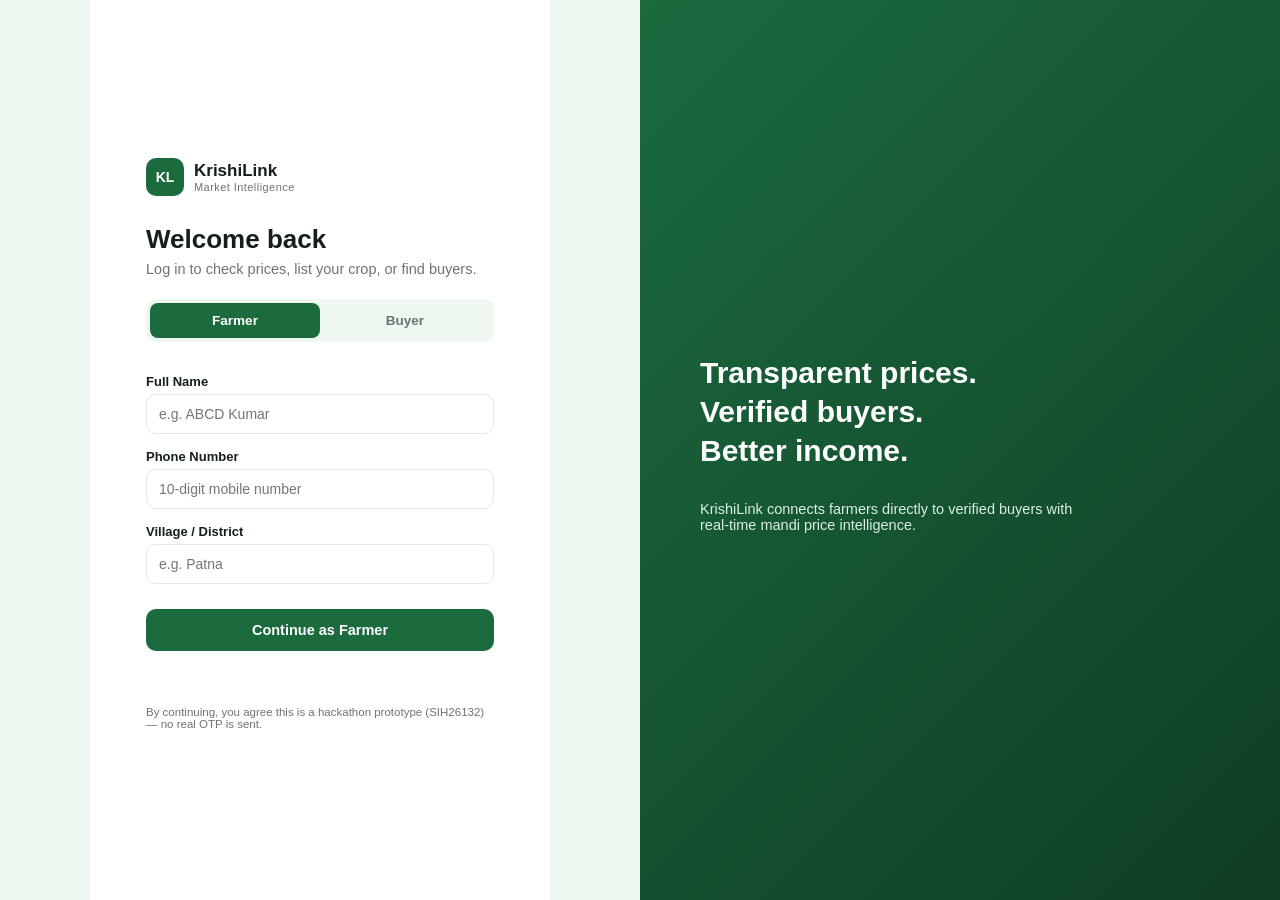
<file: index.html>
<!DOCTYPE html>
<html lang="en">
<head>
<meta charset="UTF-8" />
<meta name="viewport" content="width=device-width, initial-scale=1.0" />
<title>KrishiLink — Login</title>
<link rel="stylesheet" href="login.css" />
</head>
<body>

<div class="login-wrap">

  <div class="login-card">

    <div class="brand">
      <div class="brand-mark">KL</div>
      <div>
        <div class="brand-name">KrishiLink</div>
        <div class="brand-tag">Market Intelligence</div>
      </div>
    </div>

    <h1>Welcome back</h1>
    <p class="subtext">Log in to check prices, list your crop, or find buyers.</p>

    
    <div class="role-switch">
      <button class="role-btn active" data-role="farmer" id="farmerTab">Farmer</button>
      <button class="role-btn" data-role="buyer" id="buyerTab">Buyer</button>
    </div>

    <form id="loginForm">
      <label for="name">Full Name</label>
      <input type="text" id="name" placeholder="e.g. ABCD Kumar" required />

      <label for="phone">Phone Number</label>
      <input type="tel" id="phone" placeholder="10-digit mobile number" pattern="[0-9]{10}" required />

      <label for="location">Village / District</label>
      <input type="text" id="location" placeholder="e.g. Patna" required />

      <button type="submit" class="btn-primary" id="submitBtn">Continue as Farmer</button>
    </form>

    <p id="loginMessage"></p>

    <p class="footnote">By continuing, you agree this is a hackathon prototype (SIH26132) — no real OTP is sent.</p>
  </div>

  <div class="login-side">
    <h2>Transparent prices.<br/>Verified buyers.<br/>Better income.</h2>
    <p>KrishiLink connects farmers directly to verified buyers with real-time mandi price intelligence.</p>
  </div>

</div>

<script src="login.js"></script>
</body>
</html>
</file>
<file: login.css>
:root {
  --green-900: #0f3d24;
  --green-700: #1b6b3f;
  --green-50: #eef7f0;
  --ink: #14201a;
  --grey-500: #6b7570;
  --grey-200: #e4e9e5;
}

* { box-sizing: border-box; }

body {
  margin: 0;
  font-family: 'Segoe UI', Roboto, Arial, sans-serif;
  background: var(--green-50);
  color: var(--ink);
}

.login-wrap {
  min-height: 100vh;
  display: grid;
  grid-template-columns: 1fr 1fr;
}

.login-card {
  background: white;
  padding: 48px 56px;
  display: flex;
  flex-direction: column;
  justify-content: center;
  max-width: 460px;
  margin: 0 auto;
  width: 100%;
}

.brand {
  display: flex;
  align-items: center;
  gap: 10px;
  margin-bottom: 28px;
}

.brand-mark {
  width: 38px;
  height: 38px;
  border-radius: 10px;
  background: var(--green-700);
  color: white;
  display: flex;
  align-items: center;
  justify-content: center;
  font-weight: 700;
  font-size: 14px;
}

.brand-name { font-weight: 700; font-size: 17px; }
.brand-tag { font-size: 11px; color: var(--grey-500); letter-spacing: 0.04em; }

h1 { font-size: 26px; margin: 0 0 6px; }
.subtext { color: var(--grey-500); margin: 0 0 22px; font-size: 14.5px; }

.role-switch {
  display: flex;
  background: var(--green-50);
  border-radius: 10px;
  padding: 4px;
  margin-bottom: 22px;
}

.role-btn {
  flex: 1;
  border: none;
  background: transparent;
  padding: 10px;
  border-radius: 8px;
  cursor: pointer;
  font-weight: 600;
  font-size: 13.5px;
  color: var(--grey-500);
}

.role-btn.active {
  background: var(--green-700);
  color: white;
}

form {
  display: flex;
  flex-direction: column;
  gap: 5px;
}

label {
  font-size: 13px;
  font-weight: 600;
  margin-top: 10px;
}

input {
  padding: 11px 12px;
  border: 1px solid var(--grey-200);
  border-radius: 10px;
  font-size: 14px;
}

input:focus {
  outline: 2px solid var(--green-700);
  outline-offset: 1px;
}

.btn-primary {
  margin-top: 20px;
  background: var(--green-700);
  color: white;
  border: none;
  padding: 13px;
  border-radius: 10px;
  font-weight: 700;
  cursor: pointer;
  font-size: 14.5px;
}

.btn-primary:hover { background: var(--green-900); }

#loginMessage {
  color: var(--green-700);
  font-weight: 600;
  font-size: 13.5px;
  min-height: 18px;
}

.footnote {
  font-size: 11.5px;
  color: var(--grey-500);
  margin-top: 10px;
}

.login-side {
  background: linear-gradient(135deg, var(--green-700), var(--green-900));
  color: white;
  display: flex;
  flex-direction: column;
  justify-content: center;
  padding: 60px;
}

.login-side h2 {
  font-size: 30px;
  line-height: 1.3;
  margin: 0 0 16px;
}

.login-side p {
  color: #d9f0e1;
  font-size: 14.5px;
  max-width: 380px;
}

@media (max-width: 800px) {
  .login-wrap { grid-template-columns: 1fr; }
  .login-side { display: none; }
  .login-card { padding: 40px 24px; }
}
</file>
